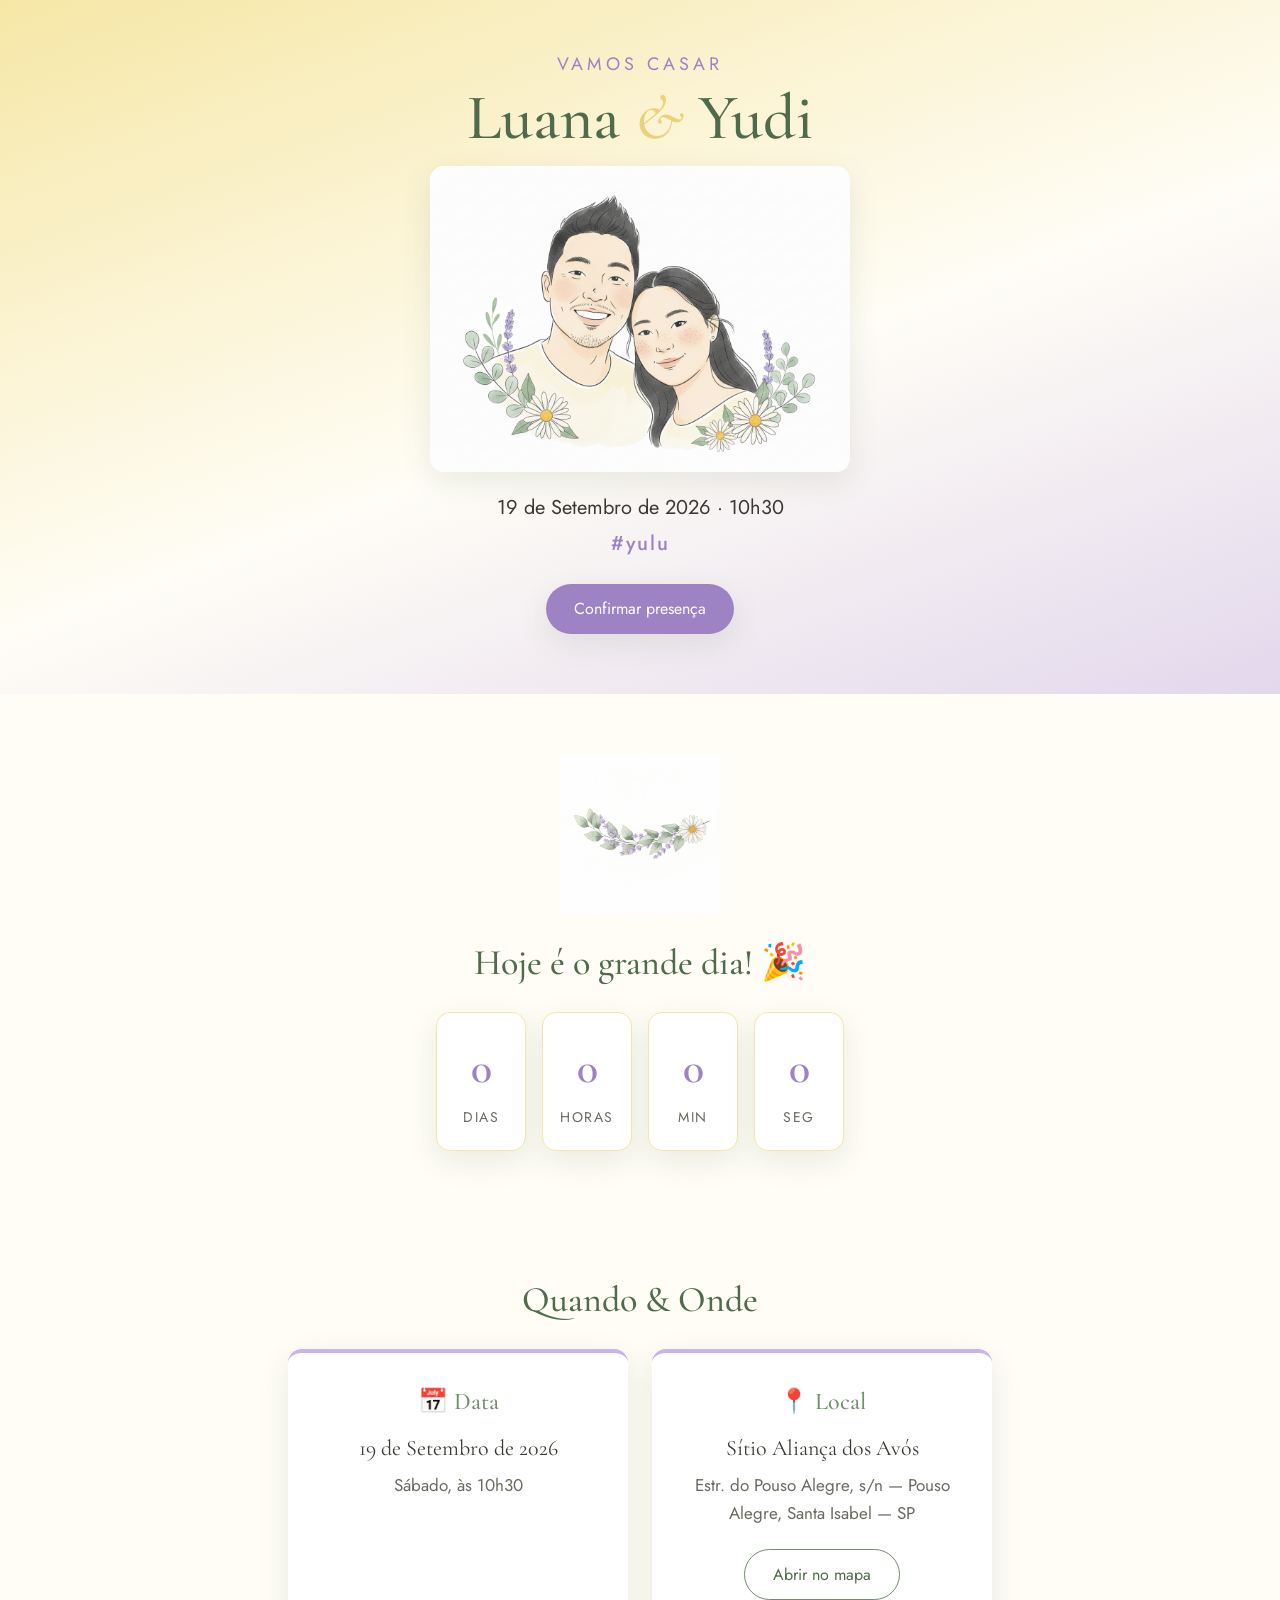
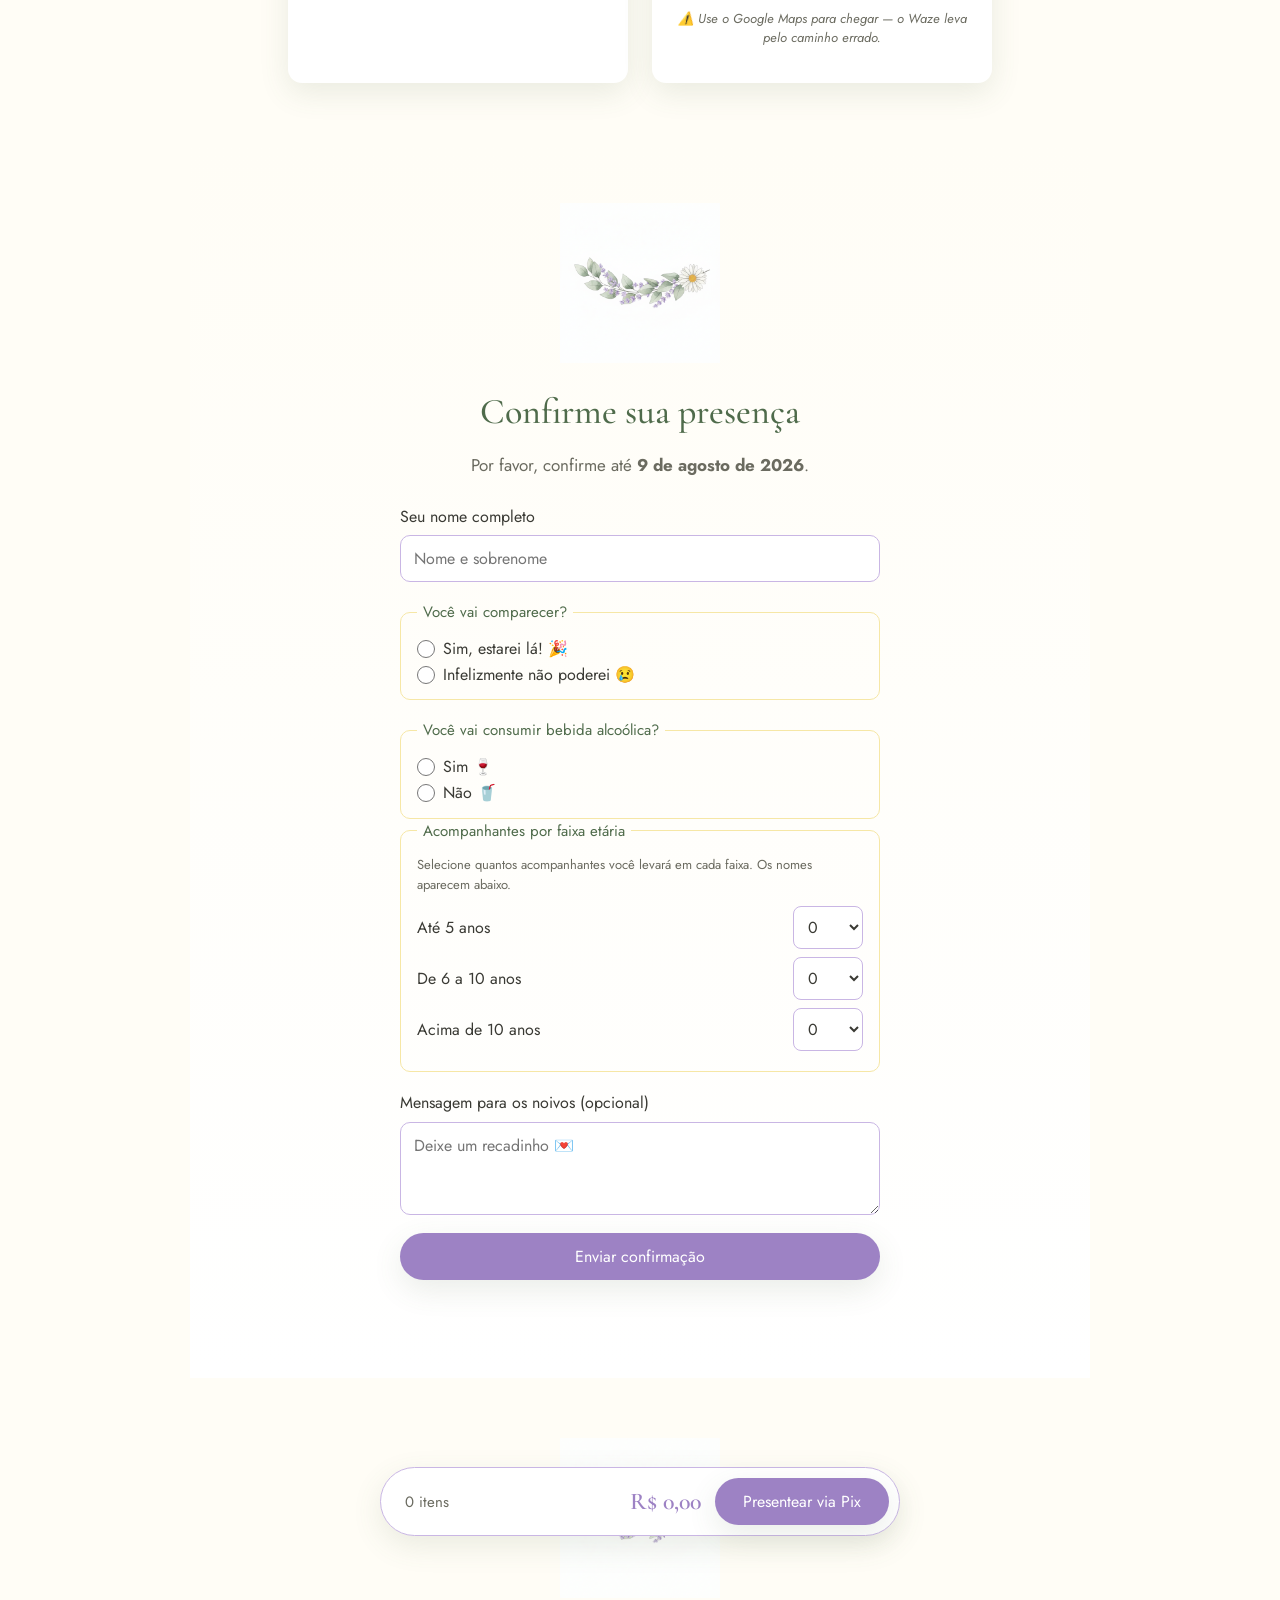
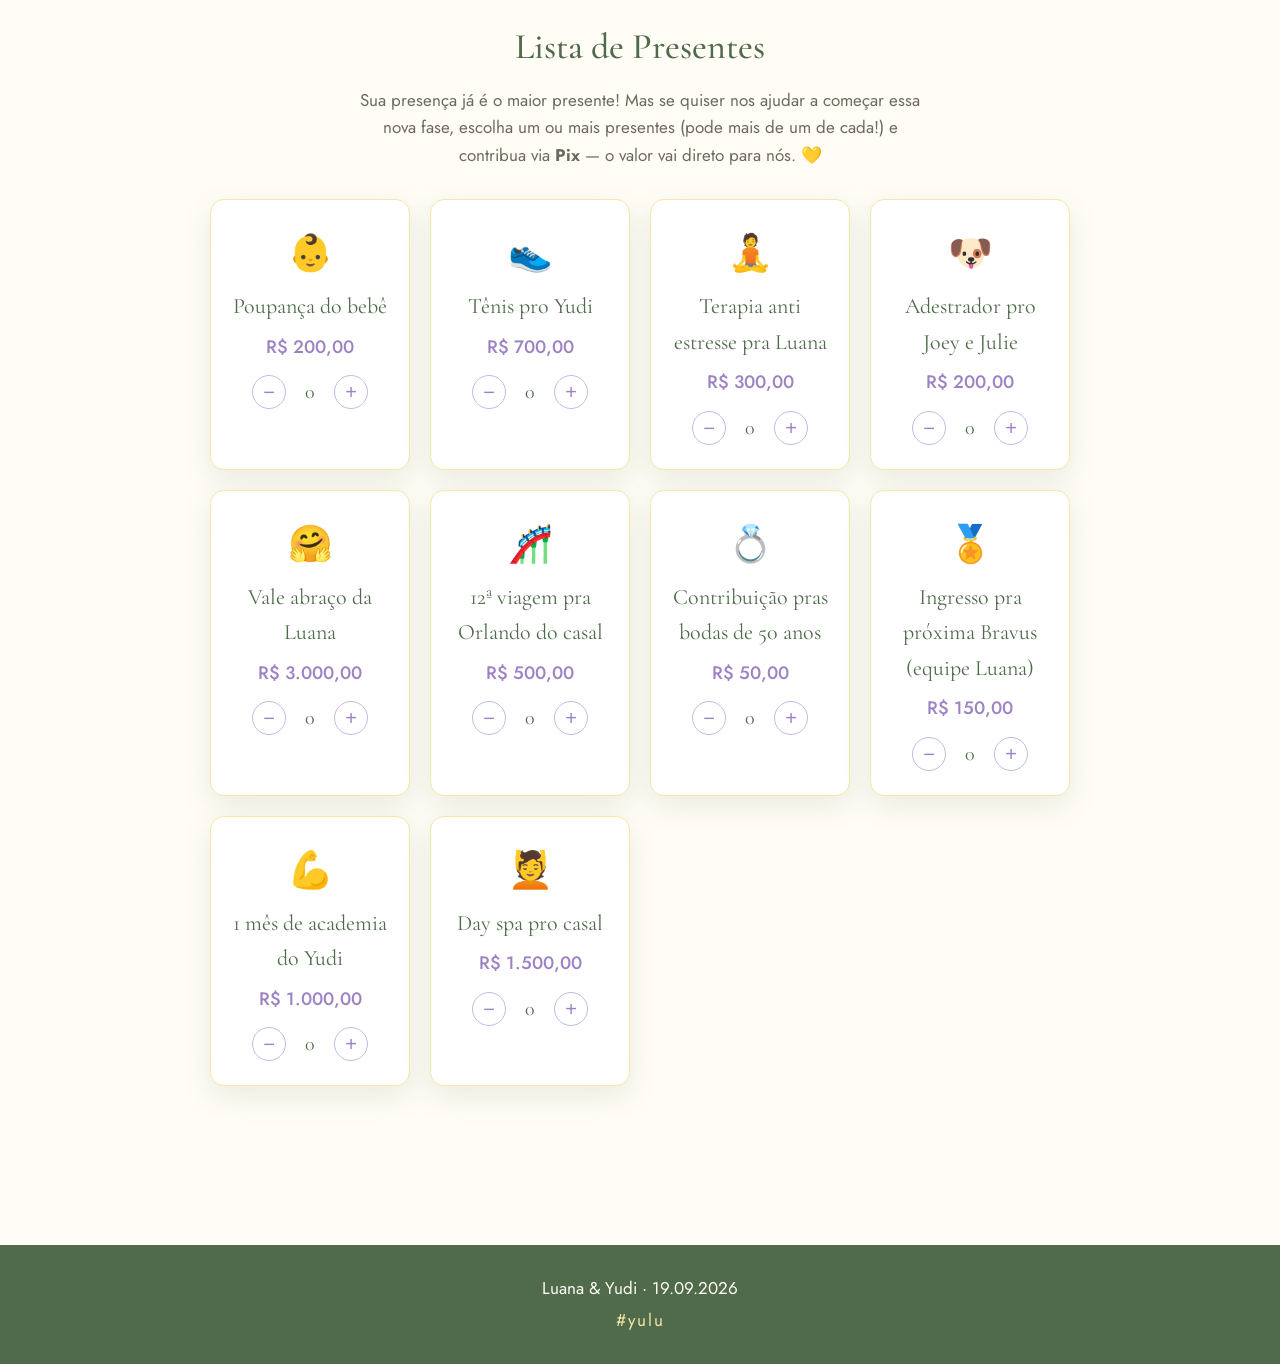
<file: publish/index.html>
<!DOCTYPE html>
<html lang="pt-BR">
<head>
  <meta charset="UTF-8" />
  <meta name="viewport" content="width=device-width, initial-scale=1.0" />
  <title>Luana & Yudi — Casamento</title>
  <meta name="description" content="Casamento de Luana & Yudi — 19 de Setembro de 2026. Confirme sua presença e veja a lista de presentes." />
  <link rel="preconnect" href="https://fonts.googleapis.com" />
  <link rel="preconnect" href="https://fonts.gstatic.com" crossorigin />
  <link href="https://fonts.googleapis.com/css2?family=Cormorant+Garamond:ital,wght@0,400;0,500;0,600;1,400&family=Jost:wght@300;400;500&display=swap" rel="stylesheet" />
  <link rel="stylesheet" href="style.css?v=9" />
  <link rel="icon" href="assets/favicon.png" />
</head>
<body>

  <!-- ============ HERO ============ -->
  <header class="hero" id="topo">
    <div class="hero-inner">
      <p class="hero-pre">Vamos casar</p>
      <h1 class="hero-names">Luana <span>&amp;</span> Yudi</h1>
      <img class="hero-img" src="assets/hero.png" alt="Ilustração de Luana e Yudi" />
      <p class="hero-date">19 de Setembro de 2026 · 10h30</p>
      <p class="hero-tag">#yulu</p>
      <a href="#confirmar" class="btn btn-primary">Confirmar presença</a>
    </div>
  </header>

  <!-- ============ CONTAGEM ============ -->
  <section class="countdown" id="contagem">
    <img class="divider" src="assets/divider.png" alt="" />
    <h2>Contagem regressiva</h2>
    <div class="cd-grid" id="cdGrid" aria-live="polite">
      <div class="cd-cell"><span class="cd-num" data-cd="dias">--</span><span class="cd-lbl">dias</span></div>
      <div class="cd-cell"><span class="cd-num" data-cd="horas">--</span><span class="cd-lbl">horas</span></div>
      <div class="cd-cell"><span class="cd-num" data-cd="min">--</span><span class="cd-lbl">min</span></div>
      <div class="cd-cell"><span class="cd-num" data-cd="seg">--</span><span class="cd-lbl">seg</span></div>
    </div>
  </section>

  <!-- ============ INFO / LOCAL ============ -->
  <section class="info" id="local">
    <h2>Quando &amp; Onde</h2>
    <div class="info-cards">
      <div class="info-card">
        <h3>📅 Data</h3>
        <p class="big">19 de Setembro de 2026</p>
        <p>Sábado, às 10h30</p>
      </div>
      <div class="info-card">
        <h3>📍 Local</h3>
        <p class="big">Sítio Aliança dos Avós</p>
        <p id="endereco">Santa Isabel — SP</p>
        <a id="mapsLink" class="btn btn-outline" href="#" target="_blank" rel="noopener">Abrir no mapa</a>
        <p class="maps-aviso">⚠️ Use o Google Maps para chegar — o Waze leva pelo caminho errado.</p>
      </div>
    </div>
  </section>

  <!-- ============ RSVP ============ -->
  <section class="rsvp" id="confirmar">
    <img class="divider" src="assets/divider.png" alt="" />
    <h2>Confirme sua presença</h2>
    <p class="rsvp-sub">Por favor, confirme até <strong>9 de agosto de 2026</strong>.</p>
    <form id="rsvpForm" class="rsvp-form">
      <label>Seu nome completo
        <input type="text" name="nome" required placeholder="Nome e sobrenome" />
      </label>

      <fieldset>
        <legend>Você vai comparecer?</legend>
        <label class="radio"><input type="radio" name="confirma" value="Sim" required /> Sim, estarei lá! 🎉</label>
        <label class="radio"><input type="radio" name="confirma" value="Não" /> Infelizmente não poderei 😢</label>
      </fieldset>

      <div id="condicional">
        <fieldset>
          <legend>Você vai consumir bebida alcoólica?</legend>
          <label class="radio"><input type="radio" name="bebe" value="Sim" /> Sim 🍷</label>
          <label class="radio"><input type="radio" name="bebe" value="Não" /> Não 🥤</label>
        </fieldset>

        <fieldset class="guests-counts">
          <legend>Acompanhantes por faixa etária</legend>
          <p class="field-hint">Selecione quantos acompanhantes você levará em cada faixa. Os nomes aparecem abaixo.</p>
          <label class="count-row">Até 5 anos
            <select name="qtd_ate5" data-faixa="ate5"></select>
          </label>
          <label class="count-row">De 6 a 10 anos
            <select name="qtd_ate10" data-faixa="ate10"></select>
          </label>
          <label class="count-row">Acima de 10 anos
            <select name="qtd_acima10" data-faixa="acima10"></select>
          </label>
        </fieldset>

        <div id="guestsFields"></div>
      </div>

      <label>Mensagem para os noivos (opcional)
        <textarea name="mensagem" rows="3" placeholder="Deixe um recadinho 💌"></textarea>
      </label>

      <button type="submit" class="btn btn-primary" id="rsvpBtn">Enviar confirmação</button>
      <p id="rsvpMsg" class="rsvp-feedback" role="status"></p>
    </form>
  </section>

  <!-- ============ PRESENTES ============ -->
  <section class="gifts" id="presentes">
    <img class="divider" src="assets/divider.png" alt="" />
    <h2>Lista de Presentes</h2>
    <p class="gifts-sub">
      Sua presença já é o maior presente! Mas se quiser nos ajudar a começar essa nova fase,
      escolha um ou mais presentes (pode mais de um de cada!) e contribua via <strong>Pix</strong> — o valor vai direto para nós. 💛
    </p>
    <div class="gift-grid" id="giftGrid"></div>
    <div class="cart-bar" id="cartBar" hidden>
      <span class="cart-summary" id="cartSummary">0 itens</span>
      <span class="cart-total" id="cartTotal">R$ 0,00</span>
      <button class="btn btn-primary" id="cartCheckout">Presentear via Pix</button>
    </div>
  </section>

  <!-- ============ MODAL PIX ============ -->
  <div class="modal" id="pixModal" aria-hidden="true">
    <div class="modal-box">
      <button class="modal-close" id="modalClose" aria-label="Fechar">&times;</button>
      <h3 id="pixTitle">Seu presente</h3>
      <div class="pix-items" id="pixItems"></div>
      <p class="pix-amount" id="pixAmount"></p>
      <div class="qr-wrap"><div id="qrCanvas"></div></div>
      <p class="pix-help">Escaneie com o app do seu banco ou copie o código abaixo:</p>
      <div class="pix-copy">
        <input type="text" id="pixCode" readonly />
        <button class="btn btn-outline" id="copyBtn">Copiar</button>
      </div>
      <p class="pix-receiver">Recebedor: <strong>Vitor Yudi Hashimoto</strong></p>
    </div>
  </div>

  <footer class="footer">
    <p>Luana &amp; Yudi · 19.09.2026</p>
    <p class="footer-tag">#yulu</p>
  </footer>

  <script src="vendor/qrcode.min.js?v=9"></script>
  <script src="config.js?v=9"></script>
  <script type="module" src="app.js?v=9"></script>
</body>
</html>
</file>
<file: publish/style.css>
/* ===== Paleta: amarelo manteiga, lilás, branco, verde folhagem ===== */
:root {
  --butter: #f6e7a6;
  --butter-deep: #e9d27a;
  --lilac: #c9b6e4;
  --lilac-deep: #9d82c4;
  --green: #6f8f6a;
  --green-deep: #4f6b4b;
  --cream: #fffdf6;
  --ink: #3a3a34;
  --ink-soft: #6b6b60;
  --radius: 1.4rem;
  --shadow: 0 1rem 3rem rgba(79, 107, 75, 0.12);
}

* { box-sizing: border-box; margin: 0; padding: 0; }

html { scroll-behavior: smooth; font-size: 62.5%; } /* 1rem = 10px */

body {
  font-family: "Jost", sans-serif;
  color: var(--ink);
  background: var(--cream);
  font-size: 1.7rem;
  line-height: 1.6;
}

h1, h2, h3 { font-family: "Cormorant Garamond", serif; font-weight: 500; }

section { padding: 6rem 2rem; text-align: center; max-width: 90rem; margin: 0 auto; }
section h2 { font-size: 3.6rem; color: var(--green-deep); margin-bottom: 1.2rem; }

.divider { width: 16rem; max-width: 60%; margin: 0 auto 2rem; display: block; opacity: .9; }

/* ===== Botões ===== */
.btn {
  display: inline-block; cursor: pointer; border: none;
  font-family: "Jost", sans-serif; font-size: 1.6rem; font-weight: 400;
  padding: 1.2rem 2.8rem; border-radius: 5rem; text-decoration: none;
  transition: transform .15s ease, box-shadow .15s ease, background .2s ease;
}
.btn:hover { transform: translateY(-2px); }
.btn-primary { background: var(--lilac-deep); color: #fff; box-shadow: var(--shadow); }
.btn-primary:hover { background: var(--green); }
.btn-outline { background: transparent; color: var(--green-deep); border: 1.5px solid var(--green); }
.btn-outline:hover { background: var(--green); color: #fff; }

/* ===== Hero ===== */
.hero {
  background: linear-gradient(160deg, var(--butter) 0%, var(--cream) 55%, var(--lilac) 140%);
  padding: 5rem 2rem 6rem; text-align: center;
}
.hero-inner { max-width: 60rem; margin: 0 auto; }
.hero-pre { font-size: 1.8rem; letter-spacing: .4rem; text-transform: uppercase; color: var(--lilac-deep); }
.hero-names { font-size: 6.4rem; color: var(--green-deep); line-height: 1.05; margin: .5rem 0 1.5rem; }
.hero-names span { color: var(--butter-deep); font-style: italic; }
.hero-img { width: 100%; max-width: 42rem; border-radius: var(--radius); margin: 1rem auto 2rem; box-shadow: var(--shadow); display: block; }
.hero-date { font-size: 2rem; color: var(--ink); }
.hero-tag { font-size: 2rem; color: var(--lilac-deep); letter-spacing: .2rem; margin: .4rem 0 2.4rem; font-weight: 500; }

/* ===== Countdown ===== */
.countdown { background: var(--cream); }
.cd-grid { display: flex; justify-content: center; gap: 1.6rem; flex-wrap: wrap; margin-top: 2rem; }
.cd-cell {
  background: #fff; border-radius: var(--radius); padding: 2rem 1.6rem; min-width: 9rem;
  box-shadow: var(--shadow); border: 1px solid var(--butter);
}
.cd-num { display: block; font-family: "Cormorant Garamond", serif; font-size: 4.4rem; font-weight: 600; color: var(--lilac-deep); }
.cd-lbl { font-size: 1.4rem; text-transform: uppercase; letter-spacing: .15rem; color: var(--ink-soft); }

/* ===== Info ===== */
.info-cards { display: flex; gap: 2.4rem; justify-content: center; flex-wrap: wrap; margin-top: 2rem; }
.info-card {
  background: #fff; border-radius: var(--radius); padding: 3rem 2.4rem; flex: 1 1 28rem; max-width: 34rem;
  box-shadow: var(--shadow); border-top: 4px solid var(--lilac);
}
.info-card h3 { font-size: 2.4rem; color: var(--green); margin-bottom: 1rem; }
.info-card .big { font-size: 2.2rem; color: var(--ink); font-family: "Cormorant Garamond", serif; }
.info-card p { color: var(--ink-soft); margin-bottom: .6rem; }
.info-card .btn { margin-top: 1.6rem; }
.maps-aviso { font-size: 1.3rem; color: var(--ink-soft); margin-top: 1rem; font-style: italic; line-height: 1.4; }

/* ===== RSVP ===== */
.rsvp { background: linear-gradient(180deg, var(--cream), #fff); }
.rsvp-sub { color: var(--ink-soft); margin-bottom: 2.4rem; }
.rsvp-form { max-width: 48rem; margin: 0 auto; text-align: left; display: flex; flex-direction: column; gap: 1.8rem; }
.rsvp-form label { display: flex; flex-direction: column; gap: .6rem; font-size: 1.6rem; color: var(--ink); }
.rsvp-form input[type=text], .rsvp-form input[type=number], .rsvp-form textarea {
  font-family: inherit; font-size: 1.6rem; padding: 1.1rem 1.3rem; border: 1.5px solid var(--lilac);
  border-radius: 1rem; background: #fff; color: var(--ink); width: 100%;
}
.rsvp-form input:focus, .rsvp-form textarea:focus { outline: none; border-color: var(--green); }
.rsvp-form fieldset { border: 1.5px solid var(--butter); border-radius: 1rem; padding: 1.2rem 1.6rem; }
.rsvp-form legend { padding: 0 .6rem; color: var(--green-deep); font-size: 1.5rem; }
.radio { flex-direction: row !important; align-items: center; gap: .8rem !important; cursor: pointer; }
.radio input { accent-color: var(--lilac-deep); width: 1.8rem; height: 1.8rem; }
.field-hint { font-size: 1.3rem; color: var(--ink-soft); margin-bottom: 1rem; }
.count-row { flex-direction: row !important; align-items: center; justify-content: space-between; gap: 1rem !important; margin-bottom: .8rem; }
.count-row select { font-family: inherit; font-size: 1.6rem; padding: .8rem 1rem; border: 1.5px solid var(--lilac); border-radius: .8rem; background: #fff; color: var(--ink); min-width: 7rem; }
.count-row select:focus { outline: none; border-color: var(--green); }
.guest-block { background: #fff; border: 1px solid var(--butter); border-radius: 1rem; padding: 1.4rem 1.6rem; margin-bottom: 1rem; }
.guest-title { font-size: 1.4rem; color: var(--green-deep); margin-bottom: .8rem; font-weight: 500; }
.guest-bebe { display: flex; align-items: center; flex-wrap: wrap; gap: 1.2rem; margin-top: 1rem; font-size: 1.5rem; }
.guest-bebe > span { color: var(--ink-soft); }
.rsvp-feedback { text-align: center; font-size: 1.6rem; min-height: 2rem; }
.rsvp-feedback.ok { color: var(--green-deep); }
.rsvp-feedback.err { color: #b5564f; }

/* ===== Presentes ===== */
.gifts-sub { color: var(--ink-soft); max-width: 56rem; margin: 0 auto 3rem; }
.gift-grid { display: grid; grid-template-columns: repeat(auto-fill, minmax(20rem, 1fr)); gap: 2rem; }
.gift-card {
  background: #fff; border-radius: var(--radius); padding: 2.4rem 1.8rem; box-shadow: var(--shadow);
  border: 1px solid var(--butter); display: flex; flex-direction: column; align-items: center; gap: .8rem;
  transition: transform .15s ease;
}
.gift-card:hover { transform: translateY(-4px); }
.gift-emoji { font-size: 3.6rem; }
.gift-name { font-family: "Cormorant Garamond", serif; font-size: 2.2rem; color: var(--green-deep); }
.gift-value { font-size: 1.8rem; color: var(--lilac-deep); font-weight: 500; }
.gift-card .btn { margin-top: .6rem; }
.qty-ctrl { display: flex; align-items: center; gap: 1.2rem; margin-top: .6rem; }
.qty-btn { width: 3.4rem; height: 3.4rem; border-radius: 50%; border: 1.5px solid var(--lilac); background: #fff; color: var(--lilac-deep); font-size: 2rem; line-height: 1; cursor: pointer; transition: background .15s, color .15s; display: flex; align-items: center; justify-content: center; }
.qty-btn:hover { background: var(--lilac-deep); color: #fff; }
.qty-num { font-size: 2rem; min-width: 2.4rem; text-align: center; font-family: "Cormorant Garamond", serif; color: var(--green-deep); }

/* Barra do carrinho (sticky no rodapé) */
.cart-bar { position: sticky; bottom: 1.4rem; margin: 3rem auto 0; max-width: 52rem; background: #fff; border: 1px solid var(--lilac); border-radius: 5rem; box-shadow: var(--shadow); display: flex; align-items: center; gap: 1.4rem; padding: 1rem 1rem 1rem 2.4rem; }
.cart-summary { color: var(--ink-soft); font-size: 1.5rem; }
.cart-total { margin-left: auto; font-family: "Cormorant Garamond", serif; font-size: 2.4rem; color: var(--lilac-deep); font-weight: 600; }
.cart-bar .btn { white-space: nowrap; }

/* Itens no modal Pix */
.pix-items { text-align: left; margin: 1.2rem 0; display: flex; flex-direction: column; gap: .6rem; }
.pix-item { display: flex; justify-content: space-between; gap: 1rem; font-size: 1.5rem; color: var(--ink); border-bottom: 1px dashed var(--butter); padding-bottom: .4rem; }

/* ===== Modal Pix ===== */
.modal {
  position: fixed; inset: 0; background: rgba(58,58,52,.55); display: none;
  align-items: center; justify-content: center; padding: 2rem; z-index: 100;
}
.modal.open { display: flex; }
.modal-box {
  background: var(--cream); border-radius: var(--radius); padding: 3rem 2.4rem; max-width: 40rem; width: 100%;
  position: relative; text-align: center; box-shadow: var(--shadow);
}
.modal-close { position: absolute; top: 1rem; right: 1.4rem; background: none; border: none; font-size: 3rem; cursor: pointer; color: var(--ink-soft); line-height: 1; }
#pixTitle { font-size: 2.6rem; color: var(--green-deep); margin-bottom: .4rem; }
.pix-amount { font-size: 2rem; color: var(--lilac-deep); font-weight: 500; margin-bottom: 1.6rem; }
.qr-wrap { background: #fff; display: inline-block; padding: 1.2rem; border-radius: 1rem; box-shadow: var(--shadow); }
.qr-wrap canvas { display: block; }
.pix-help { font-size: 1.4rem; color: var(--ink-soft); margin: 1.6rem 0 .8rem; }
.pix-copy { display: flex; gap: .6rem; }
.pix-copy input { flex: 1; font-size: 1.3rem; padding: 1rem; border: 1.5px solid var(--lilac); border-radius: .8rem; background: #fff; color: var(--ink-soft); }
.pix-receiver { font-size: 1.4rem; color: var(--ink-soft); margin-top: 1.4rem; }

/* ===== Footer ===== */
.footer { background: var(--green-deep); color: var(--cream); text-align: center; padding: 3rem 2rem; }
.footer-tag { color: var(--butter); letter-spacing: .2rem; margin-top: .4rem; }

/* ===== Responsivo ===== */
@media (max-width: 600px) {
  .hero-names { font-size: 4.8rem; }
  section h2 { font-size: 2.8rem; }
  .cd-num { font-size: 3.4rem; }
  .cd-cell { min-width: 7rem; padding: 1.4rem 1rem; }
}
</file>
